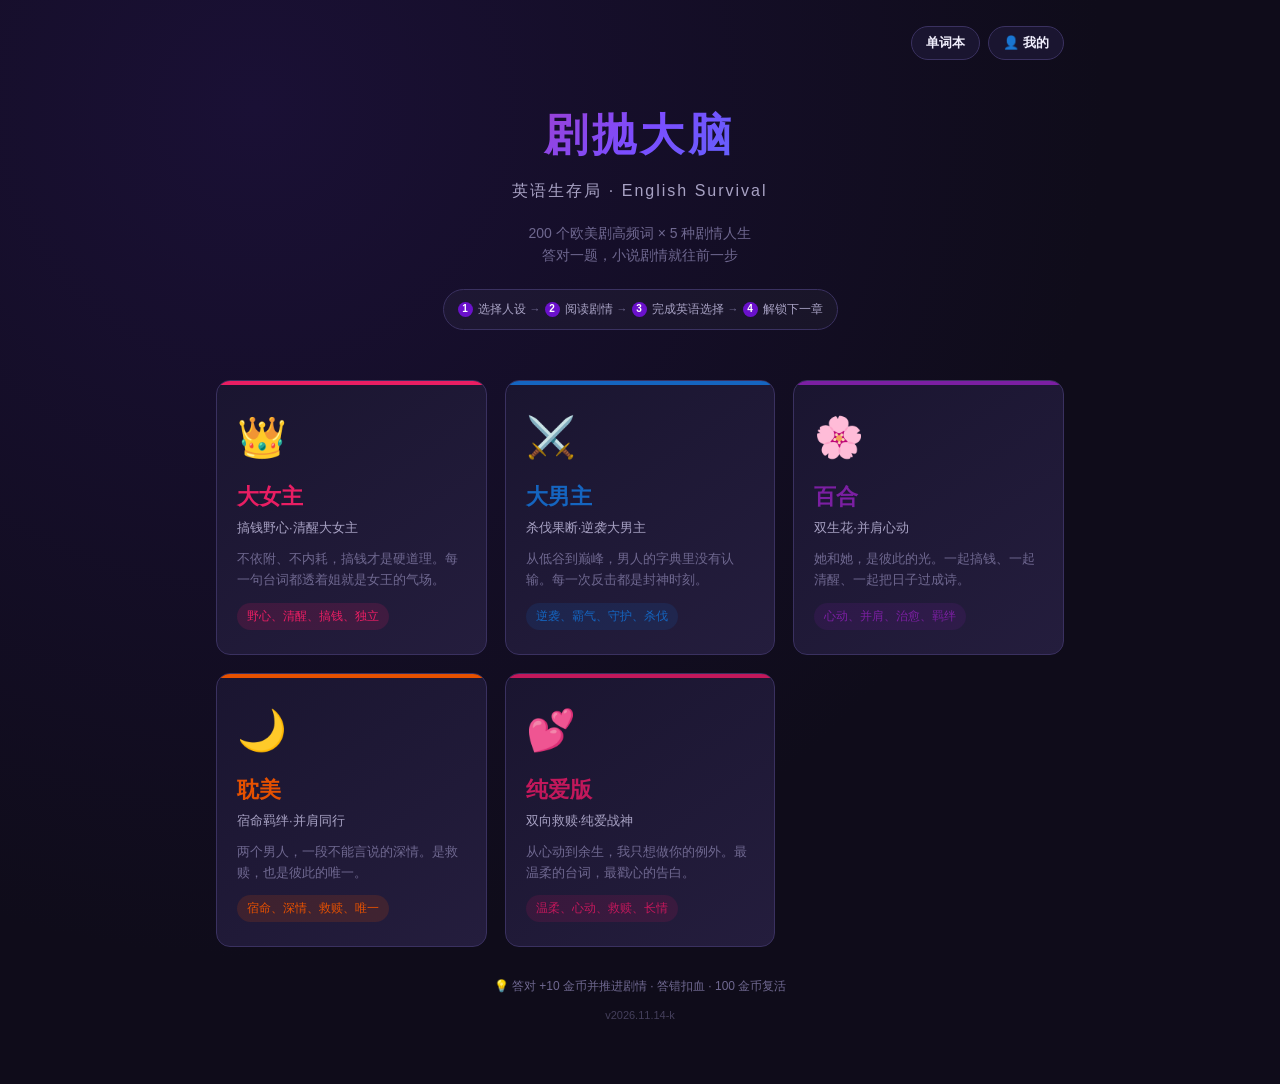
<file: index.html>
﻿<!DOCTYPE html>
<html lang="zh-CN">
<head>
  <meta charset="UTF-8">
  <meta name="viewport" content="width=device-width, initial-scale=1.0">
  <title>剧抛大脑：英语生存局</title>
  <link rel="stylesheet" href="css/style.css?v=20261114k">
</head>
<body>
  <div id="app"></div>

  <!-- 数据层（独立于主逻辑） -->
  <script src="js/data/words.js?v=20261114k"></script>
  <script src="js/data/versions.js?v=20261114k"></script>
  <script src="js/data/templates.js?v=20261114k"></script>
  <script src="js/data/novels.js?v=20261114k"></script>
  <script src="js/data/rewards_female_lead.js?v=20261114k"></script>
  <script src="js/data/rewards_male_lead.js?v=20261114k"></script>
  <script src="js/data/rewards_dual_female.js?v=20261114k"></script>
  <script src="js/data/rewards_dual_male.js?v=20261114k"></script>
  <script src="js/data/rewards_pure_love.js?v=20261114k"></script>
  <script src="js/data/chapters.js?v=20261114k"></script>
  <script src="js/data/questions_female_lead.js?v=20261114k"></script>
  <script src="js/data/questions_male_lead.js?v=20261114k"></script>
  <script src="js/data/questions_dual_female.js?v=20261114k"></script>
  <script src="js/data/questions_dual_male.js?v=20261114k"></script>
  <script src="js/data/questions_pure_love.js?v=20261114k"></script>

  <!-- 工具层 -->
  <script src="js/shuffle.js?v=20261114k"></script>
  <script src="js/tts.js?v=20261114k"></script>
  <script src="js/storage.js?v=20261114k"></script>

  <!-- 逻辑层 -->
  <script src="js/questionGenerator.js?v=20261114k"></script>
  <script src="js/game.js?v=20261114k"></script>

  <!-- UI 层 -->
  <script src="js/ui.js?v=20261114k"></script>
</body>
</html>
</file>
<file: css/style.css>
/* ========== 剧抛大脑：英语生存局 样式 ========== */
:root {
  --theme-color: #6a11cb;
  --bg: #0f0c1a;
  --bg-card: #1a1530;
  --bg-card-2: #241d3d;
  --text: #f0eefc;
  --text-dim: #a8a2c4;
  --text-muted: #6f6890;
  --border: #3a3160;
  --success: #4caf50;
  --danger: #f44336;
  --warning: #ff9800;
  --radius: 14px;
  --shadow: 0 8px 32px rgba(0,0,0,.35);
}

* { box-sizing: border-box; margin: 0; padding: 0; }

body {
  font-family: -apple-system, "PingFang SC", "Microsoft YaHei", "Segoe UI", sans-serif;
  background: radial-gradient(circle at 20% 10%, #1a1035 0%, var(--bg) 60%);
  color: var(--text);
  min-height: 100vh;
  line-height: 1.6;
  overflow-x: hidden;
}

#app {
  max-width: 880px;
  margin: 0 auto;
  padding: 20px 16px 60px;
}

/* ========== 版本选择页 ========== */
.hero {
  text-align: center;
  padding: 40px 0 30px;
}
.title {
  font-size: 44px;
  font-weight: 900;
  background: linear-gradient(135deg, #e91e63, #7c4dff, #2196f3);
  -webkit-background-clip: text;
  -webkit-text-fill-color: transparent;
  letter-spacing: 4px;
}
.subtitle {
  font-size: 16px;
  color: var(--text-dim);
  margin-top: 8px;
  letter-spacing: 2px;
}
.hero-desc {
  margin-top: 18px;
  color: var(--text-muted);
  font-size: 14px;
}
/* 新手引导：选择人设 → 阅读剧情 → 完成英语选择 → 解锁下一章 */
.how-to-play {
  display: flex;
  flex-wrap: wrap;
  justify-content: center;
  align-items: center;
  gap: 6px 4px;
  margin-top: 22px;
  padding: 10px 14px;
  background: rgba(255, 255, 255, .03);
  border: 1px solid var(--border);
  border-radius: 999px;
  width: fit-content;
  max-width: 100%;
  margin-left: auto;
  margin-right: auto;
}
.how-step {
  display: inline-flex;
  align-items: center;
  gap: 5px;
  font-size: 12px;
  color: var(--text-dim);
  white-space: nowrap;
}
.how-step i {
  font-style: normal;
  width: 15px;
  height: 15px;
  border-radius: 50%;
  background: var(--theme-color);
  color: #fff;
  font-size: 10px;
  font-weight: 800;
  display: inline-flex;
  align-items: center;
  justify-content: center;
}
.how-sep { font-size: 11px; color: var(--text-muted); }

.version-grid {
  display: grid;
  grid-template-columns: repeat(auto-fill, minmax(260px, 1fr));
  gap: 18px;
  margin-top: 20px;
}
.version-card {
  background: linear-gradient(145deg, var(--bg-card), var(--bg-card-2));
  border: 1px solid var(--border);
  border-radius: var(--radius);
  padding: 24px 20px;
  cursor: pointer;
  transition: all .25s ease;
  position: relative;
  overflow: hidden;
}
.version-card::before {
  content: '';
  position: absolute;
  top: 0; left: 0; right: 0;
  height: 4px;
  background: var(--card-color, var(--theme-color));
}
.version-card:hover {
  transform: translateY(-4px);
  box-shadow: 0 12px 30px rgba(0,0,0,.4);
  border-color: var(--card-color);
}
.version-icon { font-size: 40px; margin-bottom: 10px; }
.version-name {
  font-size: 22px;
  font-weight: 800;
  color: var(--card-color);
}
.version-tagline { font-size: 13px; color: var(--text-dim); margin: 4px 0 10px; }
.version-desc { font-size: 13px; color: var(--text-muted); }
.version-vibe {
  margin-top: 12px;
  font-size: 12px;
  color: var(--card-color);
  background: color-mix(in srgb, var(--card-color) 15%, transparent);
  padding: 4px 10px;
  border-radius: 20px;
  display: inline-block;
}
.version-save {
  margin-top: 10px;
  margin-left: 8px;
  font-size: 12px;
  font-weight: 700;
  color: var(--card-color);
  background: color-mix(in srgb, var(--card-color) 20%, transparent);
  padding: 4px 10px;
  border-radius: 20px;
  display: inline-block;
}

.footer-tip {
  text-align: center;
  margin-top: 30px;
  color: var(--text-muted);
  font-size: 12px;
}

/* App 内嵌浏览器（WebView）常静音网页音频，单独给一条提示 */
.webview-tip {
  margin: 10px 0 0;
  padding: 10px 14px;
  border-radius: 12px;
  background: rgba(255, 193, 7, 0.1);
  border: 1px solid rgba(255, 193, 7, 0.32);
  color: #ffc107;
  font-size: 12.5px;
  line-height: 1.55;
}

/* 页脚版本号：用来确认手机上加载的是不是最新代码 */
.build-stamp {
  margin-top: 10px;
  text-align: center;
  font-size: 11px;
  color: var(--text-muted);
  opacity: 0.55;
}

/* ========== 游戏页：状态栏 ========== */
.status-bar {
  display: flex;
  align-items: center;
  gap: 14px;
  background: var(--bg-card);
  border: 1px solid var(--border);
  border-radius: var(--radius);
  padding: 12px 16px;
  margin-bottom: 18px;
  flex-wrap: wrap;
}
.status-left {
  display: flex;
  align-items: center;
  gap: 8px;
}
.version-badge {
  background: var(--theme-color);
  color: #fff;
  padding: 5px 14px;
  border-radius: 20px;
  font-size: 14px;
  font-weight: 700;
  white-space: nowrap;
}
.status-center { flex: 1; min-width: 120px; }
.progress-track {
  position: relative;
  height: 22px;
  background: #2a2348;
  border-radius: 11px;
  overflow: hidden;
}
.progress-fill {
  height: 100%;
  background: linear-gradient(90deg, var(--theme-color), #ff6b9d);
  border-radius: 11px;
  transition: width .4s ease;
}
.progress-text {
  position: absolute;
  inset: 0;
  display: flex;
  align-items: center;
  justify-content: center;
  font-size: 12px;
  font-weight: 700;
  color: #fff;
  text-shadow: 0 1px 2px rgba(0,0,0,.6);
}
.status-right {
  display: flex;
  gap: 14px;
  align-items: center;
}
.stat { display: flex; align-items: center; gap: 6px; font-size: 14px; }
.stat-icon { font-size: 16px; }
/* 金币图标：不依赖 emoji 字体，任何设备都能显示 */
.coin-icon {
  width: 17px;
  height: 17px;
  border-radius: 50%;
  background: linear-gradient(145deg, #ffe082, #f9a825);
  color: #5d4037;
  font-size: 11px;
  font-weight: 900;
  line-height: 1;
  display: inline-flex;
  align-items: center;
  justify-content: center;
  flex-shrink: 0;
}
/* 文字型图标按钮（如「词」） */
.icon-btn.icon-text { font-size: 13px; font-weight: 800; }
.hp-bar {
  width: 60px;
  height: 10px;
  background: #2a2348;
  border-radius: 5px;
  overflow: hidden;
}
.hp-fill { height: 100%; border-radius: 5px; transition: width .3s, background .3s; }
.stat-val { font-weight: 700; }
.stat.coins .stat-val { color: #ffd54f; }

/* ========== 题目卡 ========== */
.question-card {
  background: var(--bg-card);
  border: 1px solid var(--border);
  border-radius: var(--radius);
  padding: 24px;
  box-shadow: var(--shadow);
}
.q-intro {
  font-size: 14px;
  font-weight: 700;
  margin-bottom: 12px;
}
.word-tag {
  display: inline-flex;
  align-items: baseline;
  gap: 10px;
  background: color-mix(in srgb, var(--theme-color) 15%, transparent);
  padding: 6px 14px;
  border-radius: 20px;
  margin-bottom: 18px;
}
.word-en { font-size: 20px; font-weight: 800; color: var(--theme-color); }
.word-cat { font-size: 13px; color: var(--text-dim); }

.scenario {
  background: var(--bg-card-2);
  border-radius: 12px;
  padding: 18px;
  margin-bottom: 20px;
  border-left: 4px solid var(--theme-color);
}
.scenario-en {
  font-size: 17px;
  font-weight: 600;
  line-height: 1.7;
  display: flex;
  align-items: flex-start;
  gap: 10px;
}
.tts-btn {
  background: var(--theme-color);
  color: #fff;
  border: none;
  border-radius: 8px;
  padding: 4px 10px;
  cursor: pointer;
  font-size: 16px;
  flex-shrink: 0;
  transition: transform .15s;
}
.tts-btn:hover { transform: scale(1.1); }
.scenario-cn {
  margin-top: 10px;
  font-size: 14px;
  color: var(--text-dim);
  line-height: 1.7;
}

/* ========== 小说式对白场景 ========== */
.scene {
  background: var(--bg-card-2);
  border-radius: 12px;
  padding: 16px 18px;
  margin-bottom: 18px;
  border-left: 4px solid var(--theme-color);
  display: flex;
  flex-direction: column;
  gap: 14px;
}
.scene-line {
  display: flex;
  gap: 12px;
  align-items: flex-start;
}
.scene-speaker {
  flex-shrink: 0;
  min-width: 62px;
  padding: 2px 8px;
  border-radius: 8px;
  background: color-mix(in srgb, var(--theme-color) 22%, transparent);
  color: var(--theme-color);
  font-size: 12px;
  font-weight: 800;
  text-align: center;
  margin-top: 2px;
}
.scene-text { flex: 1; min-width: 0; }
.scene-en {
  display: flex;
  align-items: flex-start;
  gap: 8px;
  font-size: 16px;
  font-weight: 600;
  line-height: 1.65;
}
.scene-cn {
  margin-top: 4px;
  font-size: 13px;
  color: var(--text-dim);
  line-height: 1.6;
}
.reply-label {
  font-size: 14px;
  font-weight: 800;
  color: var(--text-dim);
  margin-bottom: 12px;
}
.option-meaning { font-size: 15px; }

.options {
  display: flex;
  flex-direction: column;
  gap: 12px;
}
.option {
  display: flex;
  align-items: center;
  gap: 14px;
  background: var(--bg-card-2);
  border: 2px solid var(--border);
  border-radius: 12px;
  padding: 14px 18px;
  cursor: pointer;
  text-align: left;
  color: var(--text);
  font-size: 15px;
  transition: all .2s;
  font-family: inherit;
}
.option:hover:not(.answered) {
  border-color: var(--theme-color);
  background: color-mix(in srgb, var(--theme-color) 10%, var(--bg-card-2));
}
.option.answered { cursor: default; opacity: .85; }
.option.correct {
  border-color: var(--success);
  background: color-mix(in srgb, var(--success) 18%, var(--bg-card-2));
}
.option.wrong {
  border-color: var(--danger);
  background: color-mix(in srgb, var(--danger) 18%, var(--bg-card-2));
}
.option-letter {
  width: 30px;
  height: 30px;
  border-radius: 50%;
  background: var(--border);
  display: flex;
  align-items: center;
  justify-content: center;
  font-weight: 800;
  flex-shrink: 0;
}
.option.correct .option-letter { background: var(--success); color: #fff; }
.option.wrong .option-letter { background: var(--danger); color: #fff; }
.option-text { display: flex; flex-direction: column; flex: 1; }
.option-en { font-weight: 600; }
.option-cn { font-size: 13px; color: var(--text-dim); margin-top: 2px; }
.option .tts-btn { flex-shrink: 0; display: inline-flex; align-items: center; }

.feedback { margin-top: 16px; }
.fb { padding: 12px 16px; border-radius: 10px; font-weight: 600; }
.fb-correct { background: color-mix(in srgb, var(--success) 20%, transparent); color: #a5d6a7; }
.fb-wrong { background: color-mix(in srgb, var(--danger) 20%, transparent); color: #ef9a9a; }
.correct-line {
  margin-top: 8px;
  color: #a5d6a7;
  font-size: 14px;
  font-weight: 700;
}
.explanation {
  margin-top: 8px;
  font-weight: 400;
  font-size: 13px;
  color: var(--text);
  line-height: 1.6;
}

.next-btn {
  margin-top: 16px;
  width: 100%;
  padding: 14px;
  background: var(--theme-color);
  color: #fff;
  border: none;
  border-radius: 12px;
  font-size: 16px;
  font-weight: 700;
  cursor: pointer;
  transition: transform .15s;
}
.next-btn:hover { transform: translateY(-2px); }

/* ========== 章节模式：剧情卡 / 人物头像 ========== */
.story-card {
  background: linear-gradient(145deg, var(--bg-card), var(--bg-card-2));
  border: 1px solid var(--border);
  border-radius: var(--radius);
  padding: 18px 20px;
  margin-bottom: 16px;
}
.story-label {
  font-size: 12px;
  font-weight: 800;
  letter-spacing: .5px;
  color: var(--theme-color);
  margin-bottom: 8px;
}
.story-text {
  font-size: 14px;
  color: var(--text-dim);
  line-height: 1.9;
}
.plot-desc {
  font-size: 14px;
  color: var(--text-dim);
  line-height: 1.8;
  margin-bottom: 14px;
}
.speaker-prefix {
  color: var(--theme-color);
  font-weight: 800;
  margin-right: 2px;
}

.speaker-row {
  display: flex;
  align-items: center;
  gap: 12px;
  margin-bottom: 16px;
}
.avatar {
  width: 56px;
  height: 56px;
  border-radius: 50%;
  display: flex;
  align-items: center;
  justify-content: center;
  box-shadow: 0 0 0 3px color-mix(in srgb, var(--theme-color) 35%, transparent), 0 6px 18px rgba(0,0,0,.35);
  flex-shrink: 0;
}
.avatar-emoji { font-size: 26px; line-height: 1; }
.avatar-photo { width: 64px; height: 64px; overflow: hidden; background: var(--bg-card-2); }
.avatar-photo img { width: 100%; height: 100%; object-fit: cover; display: block; }
.speaker-meta { flex: 1; }
.speaker-name { font-size: 17px; font-weight: 800; }
.speaker-step { font-size: 12px; color: var(--text-muted); }

/* ========== 章节解锁面板 ========== */
.chapter-panel {
  margin-top: 20px;
  background: var(--bg-card);
  border: 1px solid var(--border);
  border-radius: var(--radius);
  padding: 18px 20px;
}
.chapter-item {
  background: var(--bg-card-2);
  border: 1px solid var(--border);
  border-radius: 10px;
  padding: 12px 14px;
  margin-bottom: 10px;
  transition: all .2s;
}
.chapter-item:last-child { margin-bottom: 0; }
.chapter-item.unlocked { cursor: pointer; }
.chapter-item.unlocked:hover { border-color: var(--theme-color); }
.chapter-item.locked { opacity: .5; cursor: not-allowed; }
.chapter-item.cleared { border-color: var(--success); }
.chapter-item-head {
  display: flex;
  align-items: center;
  justify-content: space-between;
  gap: 10px;
  margin-bottom: 8px;
}
.chapter-item-title { font-size: 14px; font-weight: 700; }
.chapter-item-count { font-size: 12px; color: var(--theme-color); font-weight: 800; }

/* ========== 章节结果 ========== */
.result-card {
  background: var(--bg-card);
  border: 1px solid var(--border);
  border-radius: var(--radius);
  padding: 32px 24px;
  text-align: center;
  box-shadow: var(--shadow);
}
.result-emoji { font-size: 48px; }
.result-title { margin: 8px 0 12px; color: var(--theme-color); }
.result-text {
  font-size: 14px;
  color: var(--text-dim);
  line-height: 1.9;
  margin-bottom: 20px;
}

/* ========== 答题解析块 ========== */
.fb-block {
  margin-top: 10px;
  font-weight: 400;
  font-size: 13px;
  line-height: 1.7;
  color: var(--text);
}
.fb-block b {
  display: block;
  margin-bottom: 2px;
  color: var(--text-dim);
  font-size: 12px;
}
.fb-distractor { color: var(--text-dim); margin-bottom: 2px; }
.plot-unlock {
  margin-top: 12px;
  padding: 12px 14px;
  border-radius: 10px;
  background: color-mix(in srgb, var(--theme-color) 16%, transparent);
  border-left: 3px solid var(--theme-color);
  font-size: 13px;
  line-height: 1.9;
  color: var(--text);
}

/* ========== 小说面板 ========== */
.novel-panel {
  margin-top: 22px;
  background: var(--bg-card);
  border: 1px solid var(--border);
  border-radius: var(--radius);
  padding: 20px;
}
.novel-header {
  font-weight: 700;
  margin-bottom: 14px;
  color: var(--text-dim);
  font-size: 14px;
}
.novel-card { margin-bottom: 18px; }
.novel-card:last-child { margin-bottom: 0; }
.novel-head {
  display: flex;
  align-items: center;
  gap: 12px;
  margin-bottom: 8px;
}
.novel-cover { font-size: 32px; }
.novel-meta { flex: 1; }
.novel-title { font-weight: 700; font-size: 15px; }
.novel-author { font-size: 12px; color: var(--text-muted); }
.novel-percent { font-weight: 800; color: var(--theme-color); }
.novel-bar {
  height: 8px;
  background: #2a2348;
  border-radius: 4px;
  overflow: hidden;
  margin-bottom: 10px;
}
.novel-fill {
  height: 100%;
  background: linear-gradient(90deg, var(--theme-color), #ffd54f);
  border-radius: 4px;
  transition: width .5s;
}
.novel-segments {
  display: grid;
  grid-template-columns: repeat(5, 1fr);
  gap: 6px;
}
.seg {
  text-align: center;
  padding: 8px 4px;
  border-radius: 8px;
  font-size: 11px;
  cursor: pointer;
  transition: all .2s;
}
.seg.unlocked {
  background: color-mix(in srgb, var(--theme-color) 20%, transparent);
  border: 1px solid var(--theme-color);
  color: var(--text);
}
.seg.unlocked:hover { background: color-mix(in srgb, var(--theme-color) 40%, transparent); }
.seg.locked {
  background: #2a2348;
  color: var(--text-muted);
  cursor: not-allowed;
}

/* 提问用书：50 章列表，限高滚动 */
.chapter-panel:not(.reward-panel) {
  max-height: 460px;
  overflow-y: auto;
}

/* 奖励小说：按原著章节划分的章节网格 */
.novel-chapter-meta {
  font-size: 12px;
  color: var(--text-dim);
  margin-bottom: 8px;
}
.chapter-grid {
  display: grid;
  grid-template-columns: repeat(auto-fill, minmax(86px, 1fr));
  gap: 6px;
  max-height: 240px;
  overflow-y: auto;
  padding-right: 2px;
}
.chapter-chip {
  font-size: 12px;
  text-align: center;
  padding: 8px 6px;
  border-radius: 8px;
  border: 1px solid var(--border);
  background: #2a2348;
  color: var(--text-muted);
  white-space: nowrap;
  overflow: hidden;
  text-overflow: ellipsis;
}
.chapter-chip.unlocked {
  cursor: pointer;
  background: color-mix(in srgb, var(--theme-color) 18%, transparent);
  border-color: var(--theme-color);
  color: var(--text);
  transition: all .2s;
}
.chapter-chip.unlocked:hover {
  background: color-mix(in srgb, var(--theme-color) 38%, transparent);
}
.chapter-chip.locked { opacity: .6; }

/* ========== 死亡页 ========== */
.screen-death, .screen-finish {
  display: flex;
  align-items: center;
  justify-content: center;
  min-height: 80vh;
}
.death-card, .finish-card {
  background: var(--bg-card);
  border: 1px solid var(--border);
  border-radius: var(--radius);
  padding: 40px;
  text-align: center;
  max-width: 420px;
  width: 100%;
}
.death-emoji, .finish-emoji { font-size: 60px; }
.death-title { color: var(--danger); margin: 10px 0; }
.finish-title { color: var(--warning); margin: 10px 0; }
.death-desc, .finish-desc { color: var(--text-dim); margin-bottom: 20px; }
.death-stats, .finish-stats {
  display: flex;
  flex-direction: column;
  gap: 8px;
  margin-bottom: 24px;
  color: var(--text-dim);
}
.revive-btn {
  background: linear-gradient(135deg, var(--theme-color), #ff6b9d);
  color: #fff;
  border: none;
  padding: 14px 30px;
  border-radius: 12px;
  font-size: 16px;
  font-weight: 700;
  cursor: pointer;
  width: 100%;
  margin-bottom: 10px;
}
.revive-hint { font-size: 12px; color: var(--text-muted); margin-bottom: 16px; }
.no-revive { color: var(--danger); margin-bottom: 20px; line-height: 1.8; }
.back-btn {
  background: transparent;
  color: var(--text-dim);
  border: 1px solid var(--border);
  padding: 12px 24px;
  border-radius: 12px;
  cursor: pointer;
  font-size: 14px;
}
.back-btn:hover { border-color: var(--theme-color); color: var(--theme-color); }

.finish-novels {
  background: var(--bg-card-2);
  border-radius: 10px;
  padding: 14px;
  margin-bottom: 20px;
  font-size: 14px;
  line-height: 2;
}

/* ========== 弹窗 ========== */
.modal-overlay {
  position: fixed;
  inset: 0;
  background: rgba(0,0,0,.7);
  display: flex;
  align-items: center;
  justify-content: center;
  z-index: 1000;
  padding: 20px;
}
.modal {
  background: var(--bg-card);
  border: 1px solid var(--border);
  border-radius: var(--radius);
  padding: 28px;
  max-width: 560px;
  width: 100%;
  max-height: 80vh;
  overflow-y: auto;
}
.modal-title { font-size: 18px; font-weight: 800; margin-bottom: 16px; color: var(--theme-color); }
.modal-body { line-height: 1.9; color: var(--text); font-size: 15px; }
.modal-close {
  margin-top: 20px;
  width: 100%;
  padding: 12px;
  background: var(--theme-color);
  color: #fff;
  border: none;
  border-radius: 10px;
  font-weight: 700;
  cursor: pointer;
}
.modal-reader { max-height: 84vh; }
.reader-text {
  line-height: 2;
  font-size: 14px;
  white-space: pre-wrap;
}
.reader-nav {
  display: flex;
  align-items: center;
  gap: 10px;
  margin-top: 18px;
}
.reader-nav .panel-btn {
  width: auto;
  flex: 1;
  margin-top: 0;
  padding: 9px 10px;
  font-size: 13px;
}
.reader-nav .panel-btn:disabled {
  opacity: .4;
  cursor: not-allowed;
}
.reader-pos {
  font-size: 12px;
  color: var(--text-dim);
  white-space: nowrap;
}
.modal-actions {
  display: flex;
  gap: 12px;
  margin-top: 20px;
}
.modal-btn {
  flex: 1;
  padding: 12px;
  border-radius: 10px;
  border: 1px solid var(--border);
  background: var(--bg-card-2);
  color: var(--text);
  font-size: 15px;
  font-weight: 700;
  cursor: pointer;
  font-family: inherit;
}
.modal-btn.ghost:hover { border-color: var(--theme-color); color: var(--theme-color); }
.modal-btn.danger {
  background: var(--danger);
  border-color: var(--danger);
  color: #fff;
}
.modal-btn.danger:hover { filter: brightness(1.1); }

/* ========== 我的 / 个人中心 ========== */
.top-actions {
  display: flex;
  justify-content: flex-end;
  padding-top: 6px;
}
.me-btn {
  background: var(--bg-card);
  border: 1px solid var(--border);
  color: var(--text);
  padding: 7px 14px;
  border-radius: 20px;
  font-size: 13px;
  font-weight: 700;
  cursor: pointer;
  font-family: inherit;
  transition: all .2s;
}
.me-btn:hover { border-color: var(--theme-color); color: var(--theme-color); }

.icon-btn {
  width: 34px;
  height: 34px;
  border-radius: 50%;
  border: 1px solid var(--border);
  background: var(--bg-card-2);
  color: var(--text);
  font-size: 15px;
  line-height: 1;
  cursor: pointer;
  flex-shrink: 0;
  transition: all .2s;
}
.icon-btn:hover { border-color: var(--theme-color); transform: translateY(-1px); }

.resume-banner {
  display: flex;
  align-items: center;
  gap: 12px;
  background: linear-gradient(135deg, rgba(106,17,203,.28), rgba(255,107,157,.18));
  border: 1px solid var(--theme-color);
  border-radius: var(--radius);
  padding: 14px 18px;
  margin-bottom: 18px;
  cursor: pointer;
  transition: transform .2s;
}
.resume-banner:hover { transform: translateY(-2px); }
.resume-info { display: flex; flex-direction: column; gap: 3px; flex: 1; }
.resume-info b { font-size: 14px; }
.resume-info span { font-size: 12px; color: var(--text-dim); }
.resume-go { font-size: 13px; font-weight: 800; color: var(--theme-color); white-space: nowrap; }

.screen-profile { padding-top: 4px; }
.back-link {
  background: none;
  border: none;
  color: var(--text-dim);
  font-size: 14px;
  font-weight: 700;
  cursor: pointer;
  padding: 6px 0 12px;
  font-family: inherit;
}
.back-link:hover { color: var(--theme-color); }

.profile-card {
  display: flex;
  align-items: center;
  gap: 16px;
  background: linear-gradient(145deg, var(--bg-card), var(--bg-card-2));
  border: 1px solid var(--border);
  border-radius: var(--radius);
  padding: 20px;
  margin-bottom: 18px;
  box-shadow: var(--shadow);
}
.profile-info { flex: 1; min-width: 0; }
.profile-name {
  font-size: 22px;
  font-weight: 800;
  white-space: nowrap;
  overflow: hidden;
  text-overflow: ellipsis;
}
.profile-sub { font-size: 12px; color: var(--text-muted); margin-top: 4px; }
.edit-btn {
  background: color-mix(in srgb, var(--theme-color) 18%, transparent);
  border: 1px solid var(--theme-color);
  color: var(--theme-color);
  border-radius: 20px;
  padding: 7px 16px;
  font-size: 13px;
  font-weight: 700;
  cursor: pointer;
  flex-shrink: 0;
  font-family: inherit;
}
.edit-btn:hover { background: var(--theme-color); color: #fff; }

.avatar-lg { width: 84px; height: 84px; }
.avatar-lg.avatar-photo { width: 88px; height: 88px; }
.avatar-lg .avatar-emoji { font-size: 42px; }

.panel {
  background: var(--bg-card);
  border: 1px solid var(--border);
  border-radius: var(--radius);
  padding: 20px;
  margin-bottom: 16px;
}
.panel-title { font-size: 15px; font-weight: 800; margin-bottom: 14px; }

.save-main { margin-bottom: 14px; }
.save-version { font-size: 18px; font-weight: 800; color: var(--theme-color); }
.save-chapter { font-size: 13px; color: var(--text-dim); margin-top: 4px; }
.save-grid {
  display: grid;
  grid-template-columns: repeat(4, 1fr);
  gap: 10px;
  margin-bottom: 12px;
}
.save-grid > div {
  background: var(--bg-card-2);
  border-radius: 10px;
  padding: 10px 8px;
  text-align: center;
  display: flex;
  flex-direction: column;
  gap: 4px;
}
.save-grid span { font-size: 11px; color: var(--text-muted); }
.save-grid b { font-size: 14px; }
.save-time { font-size: 12px; color: var(--text-muted); margin-bottom: 8px; }
.empty-save {
  font-size: 13px;
  color: var(--text-dim);
  line-height: 1.8;
  margin-bottom: 6px;
}
.save-list { display: flex; flex-direction: column; gap: 10px; }
.save-item {
  background: var(--bg-card-2);
  border: 1px solid var(--border);
  border-radius: 12px;
  padding: 12px 14px;
}
.save-item-head {
  display: flex;
  align-items: center;
  justify-content: space-between;
  gap: 10px;
  margin-bottom: 6px;
}
.save-item-name { font-size: 15px; font-weight: 800; }
.save-item-tag {
  font-size: 12px;
  font-weight: 700;
  color: var(--theme-color);
  background: color-mix(in srgb, var(--theme-color) 16%, transparent);
  padding: 3px 10px;
  border-radius: 12px;
  white-space: nowrap;
}
.save-item-sub { font-size: 12px; color: var(--text-dim); line-height: 1.7; }
.save-item-actions { display: flex; gap: 8px; margin-top: 10px; }
.save-item-actions .panel-btn {
  width: auto;
  flex: 1;
  margin-top: 0;
  padding: 9px 10px;
  font-size: 13px;
}
.panel-btn {
  width: 100%;
  margin-top: 10px;
  padding: 12px;
  border-radius: 12px;
  font-size: 14px;
  font-weight: 700;
  cursor: pointer;
  font-family: inherit;
  background: transparent;
  border: 1px solid var(--border);
  color: var(--text-dim);
}
.panel-btn.ghost:hover { border-color: var(--theme-color); color: var(--theme-color); }

.stats-grid {
  display: grid;
  grid-template-columns: repeat(4, 1fr);
  gap: 10px;
}
.stat-cell {
  background: var(--bg-card-2);
  border-radius: 10px;
  padding: 14px 8px;
  text-align: center;
  display: flex;
  flex-direction: column;
  gap: 4px;
}
.stat-cell b { font-size: 18px; color: var(--theme-color); }
.stat-cell span { font-size: 11px; color: var(--text-muted); }

.rule-list {
  list-style: none;
  display: flex;
  flex-direction: column;
  gap: 8px;
  font-size: 13px;
  color: var(--text-dim);
  line-height: 1.7;
}
.rule-list li::before { content: '· '; color: var(--theme-color); font-weight: 900; }

.danger-zone {
  margin-top: 24px;
  text-align: center;
}
.danger-btn {
  width: 100%;
  padding: 13px;
  border-radius: 12px;
  border: 1px solid var(--danger);
  background: color-mix(in srgb, var(--danger) 12%, transparent);
  color: #ef9a9a;
  font-size: 15px;
  font-weight: 700;
  cursor: pointer;
  font-family: inherit;
}
.danger-btn:hover { background: var(--danger); color: #fff; }
.danger-hint {
  margin-top: 10px;
  font-size: 12px;
  color: var(--text-muted);
  line-height: 1.7;
}

.form-input {
  width: 100%;
  background: var(--bg-card-2);
  border: 1px solid var(--border);
  border-radius: 10px;
  padding: 12px 14px;
  color: var(--text);
  font-size: 16px;
  font-family: inherit;
  outline: none;
}
.form-input:focus { border-color: var(--theme-color); }
.form-hint { font-size: 12px; color: var(--text-muted); margin-top: 8px; }

/* 问题反馈 */
.feedback-input {
  min-height: 96px;
  resize: vertical;
  line-height: 1.6;
}
.feedback-status {
  margin-top: 10px;
  font-size: 13px;
  line-height: 1.6;
}
.feedback-status.ok { color: #a5d6a7; }
.feedback-status.warn { color: #ef9a9a; }

.avatar-grid {
  display: grid;
  grid-template-columns: repeat(4, 1fr);
  gap: 12px;
}
.avatar-choice {
  background: var(--bg-card-2);
  border: 2px solid var(--border);
  border-radius: 12px;
  padding: 10px 6px 8px;
  cursor: pointer;
  display: flex;
  flex-direction: column;
  align-items: center;
  gap: 8px;
  font-family: inherit;
  transition: all .2s;
}
.avatar-choice:hover { border-color: var(--theme-color); }
.avatar-choice.selected {
  border-color: var(--theme-color);
  background: color-mix(in srgb, var(--theme-color) 15%, var(--bg-card-2));
}
.avatar-choice-label { font-size: 11px; color: var(--text-dim); }
.avatar-choice.selected .avatar-choice-label { color: var(--theme-color); font-weight: 700; }

/* ========== 单词本 ========== */
.screen-wordbook { padding-top: 4px; }
.wordbook-emoji {
  display: flex;
  align-items: center;
  justify-content: center;
  font-size: 38px;
  background: var(--bg-card-2);
  border: 1px solid var(--border);
  border-radius: 50%;
  flex-shrink: 0;
}
.wordbook-mini { font-size: 13px; color: var(--text-dim); margin-bottom: 12px; }
.wordbook-mini b { color: var(--text); }
.mini-green { color: #81c784; }
.mini-yellow { color: #ffb74d; }
.mini-red { color: #ef5350; }

.stat-cell.stat-green b { color: #81c784; }
.stat-cell.stat-yellow b { color: #ffb74d; }
.stat-cell.stat-red b { color: #ef5350; }

.wordbook-legend {
  display: flex;
  flex-wrap: wrap;
  gap: 14px;
  font-size: 12px;
  color: var(--text-dim);
  margin-bottom: 14px;
}
.legend-dot {
  display: inline-block;
  width: 9px;
  height: 9px;
  border-radius: 50%;
  margin-right: 6px;
  vertical-align: 0;
}
.dot-green { background: #81c784; }
.dot-yellow { background: #ffb74d; }
.dot-red { background: #ef5350; }

.wordbook-grid {
  display: grid;
  grid-template-columns: repeat(auto-fill, minmax(158px, 1fr));
  gap: 10px;
}
.word-item {
  background: var(--bg-card-2);
  border: 1px solid var(--border);
  border-left-width: 4px;
  border-radius: 10px;
  padding: 11px 13px;
}
.word-item.green { border-left-color: #66bb6a; }
.word-item.yellow { border-left-color: #ffb74d; }
.word-item.red { border-left-color: #ef5350; }
.word-item-top { display: flex; align-items: center; justify-content: space-between; gap: 6px; }
.word-item-en { font-size: 16px; font-weight: 800; line-height: 1.3; }
.word-item.green .word-item-en { color: #81c784; }
.word-item.yellow .word-item-en { color: #ffb74d; }
.word-item.red .word-item-en { color: #ef5350; }
.word-item-cn { font-size: 12px; color: var(--text-dim); margin-top: 3px; }
.word-item-stat { font-size: 11px; color: var(--text-muted); margin-top: 7px; }

.top-actions { gap: 8px; }

/* ========== 响应式 ========== */
@media (max-width: 600px) {
  .title { font-size: 34px; }
  .status-bar { gap: 10px; }
  .status-right { width: 100%; justify-content: space-between; }
  .novel-segments { grid-template-columns: repeat(5, 1fr); }
  .question-card { padding: 18px; }
  .scenario-en { font-size: 15px; }
  .save-grid, .stats-grid { grid-template-columns: repeat(2, 1fr); }
  .avatar-grid { grid-template-columns: repeat(4, 1fr); gap: 8px; }
  .avatar-choice .avatar { width: 44px; height: 44px; }
  .avatar-choice .avatar-photo { width: 44px; height: 44px; }
  /* 窄屏：四步引导改成 2×2，不折成 3+1 */
  .how-to-play {
    display: grid;
    grid-template-columns: 1fr 1fr;
    gap: 8px 10px;
    border-radius: 14px;
    padding: 12px 14px;
    width: 100%;
  }
  .how-sep { display: none; }
}
</file>
